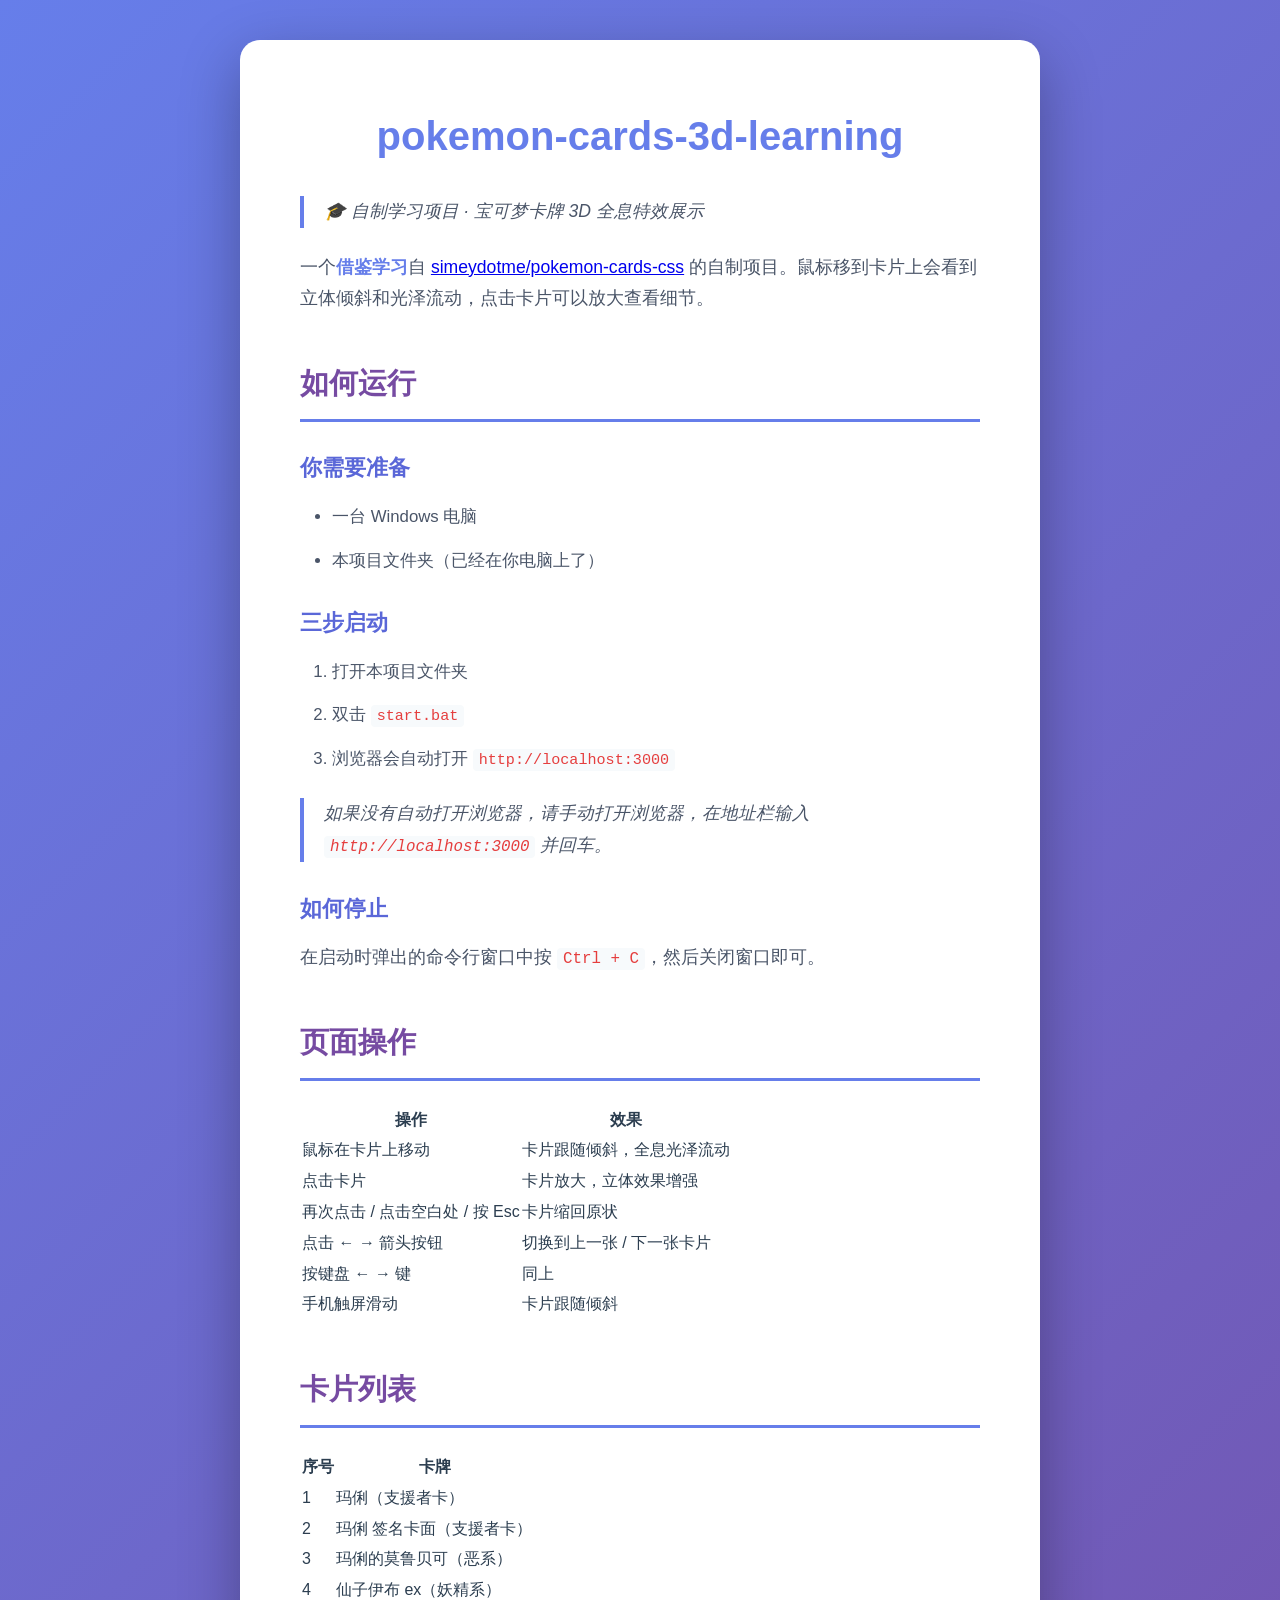
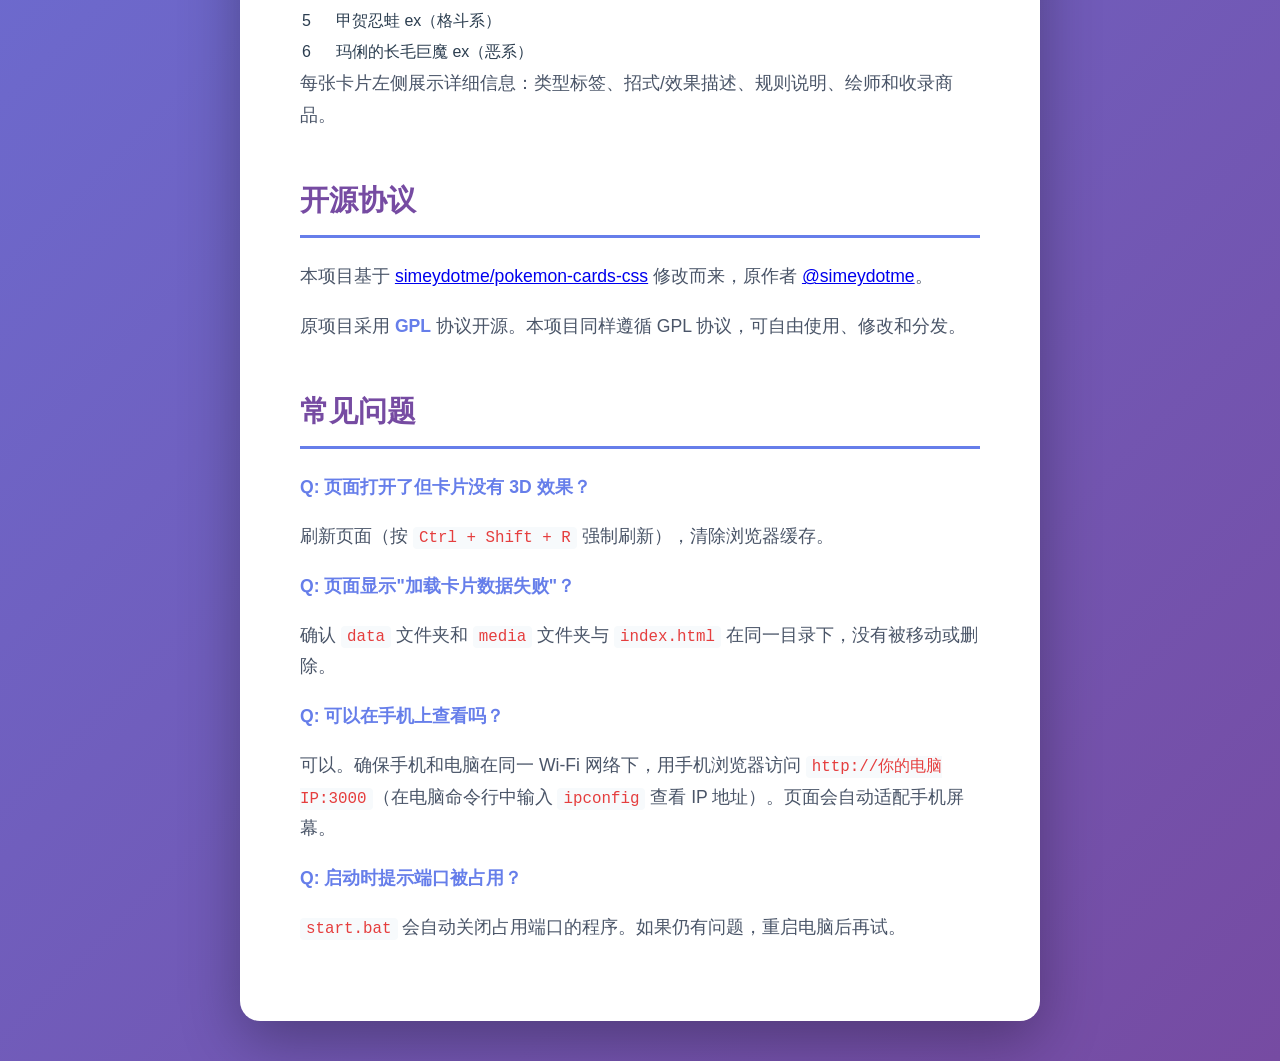
<file: README.html>
<!DOCTYPE html>
<html lang="zh-CN">
<head>
    <meta charset="UTF-8">
    <meta name="viewport" content="width=device-width, initial-scale=1.0">
    <title>PageSkill Output</title>
    <style>
        * {
            margin: 0;
            padding: 0;
            box-sizing: border-box;
        }
        
      body {
        font-family: -apple-system, BlinkMacSystemFont, "Segoe UI", "PingFang SC", sans-serif;
        line-height: 1.8;
        color: #2c3e50;
        background: linear-gradient(135deg, #667eea 0%, #764ba2 100%);
        padding: 40px 20px;
        min-height: 100vh;
      }
      .container {
        max-width: 800px;
        margin: 0 auto;
        background: white;
        border-radius: 20px;
        padding: 60px;
        box-shadow: 0 20px 60px rgba(0,0,0,0.3);
      }
      h1 {
        font-size: 2.5em;
        color: #667eea;
        margin-bottom: 0.5em;
        text-align: center;
        font-weight: 700;
      }
      h2 {
        font-size: 1.8em;
        color: #764ba2;
        margin-top: 1.5em;
        margin-bottom: 0.8em;
        padding-bottom: 0.3em;
        border-bottom: 3px solid #667eea;
        font-weight: 600;
      }
      h3 {
        font-size: 1.4em;
        color: #5a67d8;
        margin-top: 1.2em;
        margin-bottom: 0.6em;
        font-weight: 600;
      }
      p {
        margin-bottom: 1em;
        font-size: 1.1em;
        color: #4a5568;
      }
      ul, ol {
        margin-left: 2em;
        margin-bottom: 1.5em;
      }
      li {
        margin-bottom: 0.8em;
        font-size: 1.05em;
        color: #4a5568;
      }
      strong {
        color: #667eea;
        font-weight: 600;
      }
      hr {
        border: none;
        border-top: 2px dashed #e2e8f0;
        margin: 2em 0;
      }
      code {
        background: #f7fafc;
        padding: 2px 6px;
        border-radius: 4px;
        font-family: 'Monaco', 'Courier New', monospace;
        font-size: 0.9em;
        color: #e53e3e;
      }
      pre {
        background: #2d3748;
        color: #e2e8f0;
        padding: 20px;
        border-radius: 10px;
        overflow-x: auto;
        margin: 1.5em 0;
      }
      pre code {
        background: none;
        color: inherit;
        padding: 0;
      }
      blockquote {
        border-left: 4px solid #667eea;
        padding-left: 20px;
        margin: 1.5em 0;
        color: #718096;
        font-style: italic;
      }
    
    </style>
</head>
<body>
    <div class="container">
        <h1>pokemon-cards-3d-learning</h1>
<blockquote>
<p>🎓 自制学习项目 · 宝可梦卡牌 3D 全息特效展示</p>
</blockquote>
<p>一个<strong>借鉴学习</strong>自 <a href="https://github.com/simeydotme/pokemon-cards-css">simeydotme/pokemon-cards-css</a> 的自制项目。鼠标移到卡片上会看到立体倾斜和光泽流动，点击卡片可以放大查看细节。</p>
<h2>如何运行</h2>
<h3>你需要准备</h3>
<ul>
<li>一台 Windows 电脑</li>
<li>本项目文件夹（已经在你电脑上了）</li>
</ul>
<h3>三步启动</h3>
<ol>
<li>打开本项目文件夹</li>
<li>双击 <code>start.bat</code></li>
<li>浏览器会自动打开 <code>http://localhost:3000</code></li>
</ol>
<blockquote>
<p>如果没有自动打开浏览器，请手动打开浏览器，在地址栏输入 <code>http://localhost:3000</code> 并回车。</p>
</blockquote>
<h3>如何停止</h3>
<p>在启动时弹出的命令行窗口中按 <code>Ctrl + C</code>，然后关闭窗口即可。</p>
<h2>页面操作</h2>
<table>
<thead>
<tr>
<th>操作</th>
<th>效果</th>
</tr>
</thead>
<tbody><tr>
<td>鼠标在卡片上移动</td>
<td>卡片跟随倾斜，全息光泽流动</td>
</tr>
<tr>
<td>点击卡片</td>
<td>卡片放大，立体效果增强</td>
</tr>
<tr>
<td>再次点击 / 点击空白处 / 按 Esc</td>
<td>卡片缩回原状</td>
</tr>
<tr>
<td>点击 ← → 箭头按钮</td>
<td>切换到上一张 / 下一张卡片</td>
</tr>
<tr>
<td>按键盘 ← → 键</td>
<td>同上</td>
</tr>
<tr>
<td>手机触屏滑动</td>
<td>卡片跟随倾斜</td>
</tr>
</tbody></table>
<h2>卡片列表</h2>
<table>
<thead>
<tr>
<th>序号</th>
<th>卡牌</th>
</tr>
</thead>
<tbody><tr>
<td>1</td>
<td>玛俐（支援者卡）</td>
</tr>
<tr>
<td>2</td>
<td>玛俐 签名卡面（支援者卡）</td>
</tr>
<tr>
<td>3</td>
<td>玛俐的莫鲁贝可（恶系）</td>
</tr>
<tr>
<td>4</td>
<td>仙子伊布 ex（妖精系）</td>
</tr>
<tr>
<td>5</td>
<td>甲贺忍蛙 ex（格斗系）</td>
</tr>
<tr>
<td>6</td>
<td>玛俐的长毛巨魔 ex（恶系）</td>
</tr>
</tbody></table>
<p>每张卡片左侧展示详细信息：类型标签、招式/效果描述、规则说明、绘师和收录商品。</p>
<h2>开源协议</h2>
<p>本项目基于 <a href="https://github.com/simeydotme/pokemon-cards-css">simeydotme/pokemon-cards-css</a> 修改而来，原作者 <a href="https://github.com/simeydotme">@simeydotme</a>。</p>
<p>原项目采用 <strong>GPL</strong> 协议开源。本项目同样遵循 GPL 协议，可自由使用、修改和分发。</p>
<h2>常见问题</h2>
<p><strong>Q: 页面打开了但卡片没有 3D 效果？</strong></p>
<p>刷新页面（按 <code>Ctrl + Shift + R</code> 强制刷新），清除浏览器缓存。</p>
<p><strong>Q: 页面显示&quot;加载卡片数据失败&quot;？</strong></p>
<p>确认 <code>data</code> 文件夹和 <code>media</code> 文件夹与 <code>index.html</code> 在同一目录下，没有被移动或删除。</p>
<p><strong>Q: 可以在手机上查看吗？</strong></p>
<p>可以。确保手机和电脑在同一 Wi-Fi 网络下，用手机浏览器访问 <code>http://你的电脑IP:3000</code>（在电脑命令行中输入 <code>ipconfig</code> 查看 IP 地址）。页面会自动适配手机屏幕。</p>
<p><strong>Q: 启动时提示端口被占用？</strong></p>
<p><code>start.bat</code> 会自动关闭占用端口的程序。如果仍有问题，重启电脑后再试。</p>

    </div>
</body>
</html>
</file>
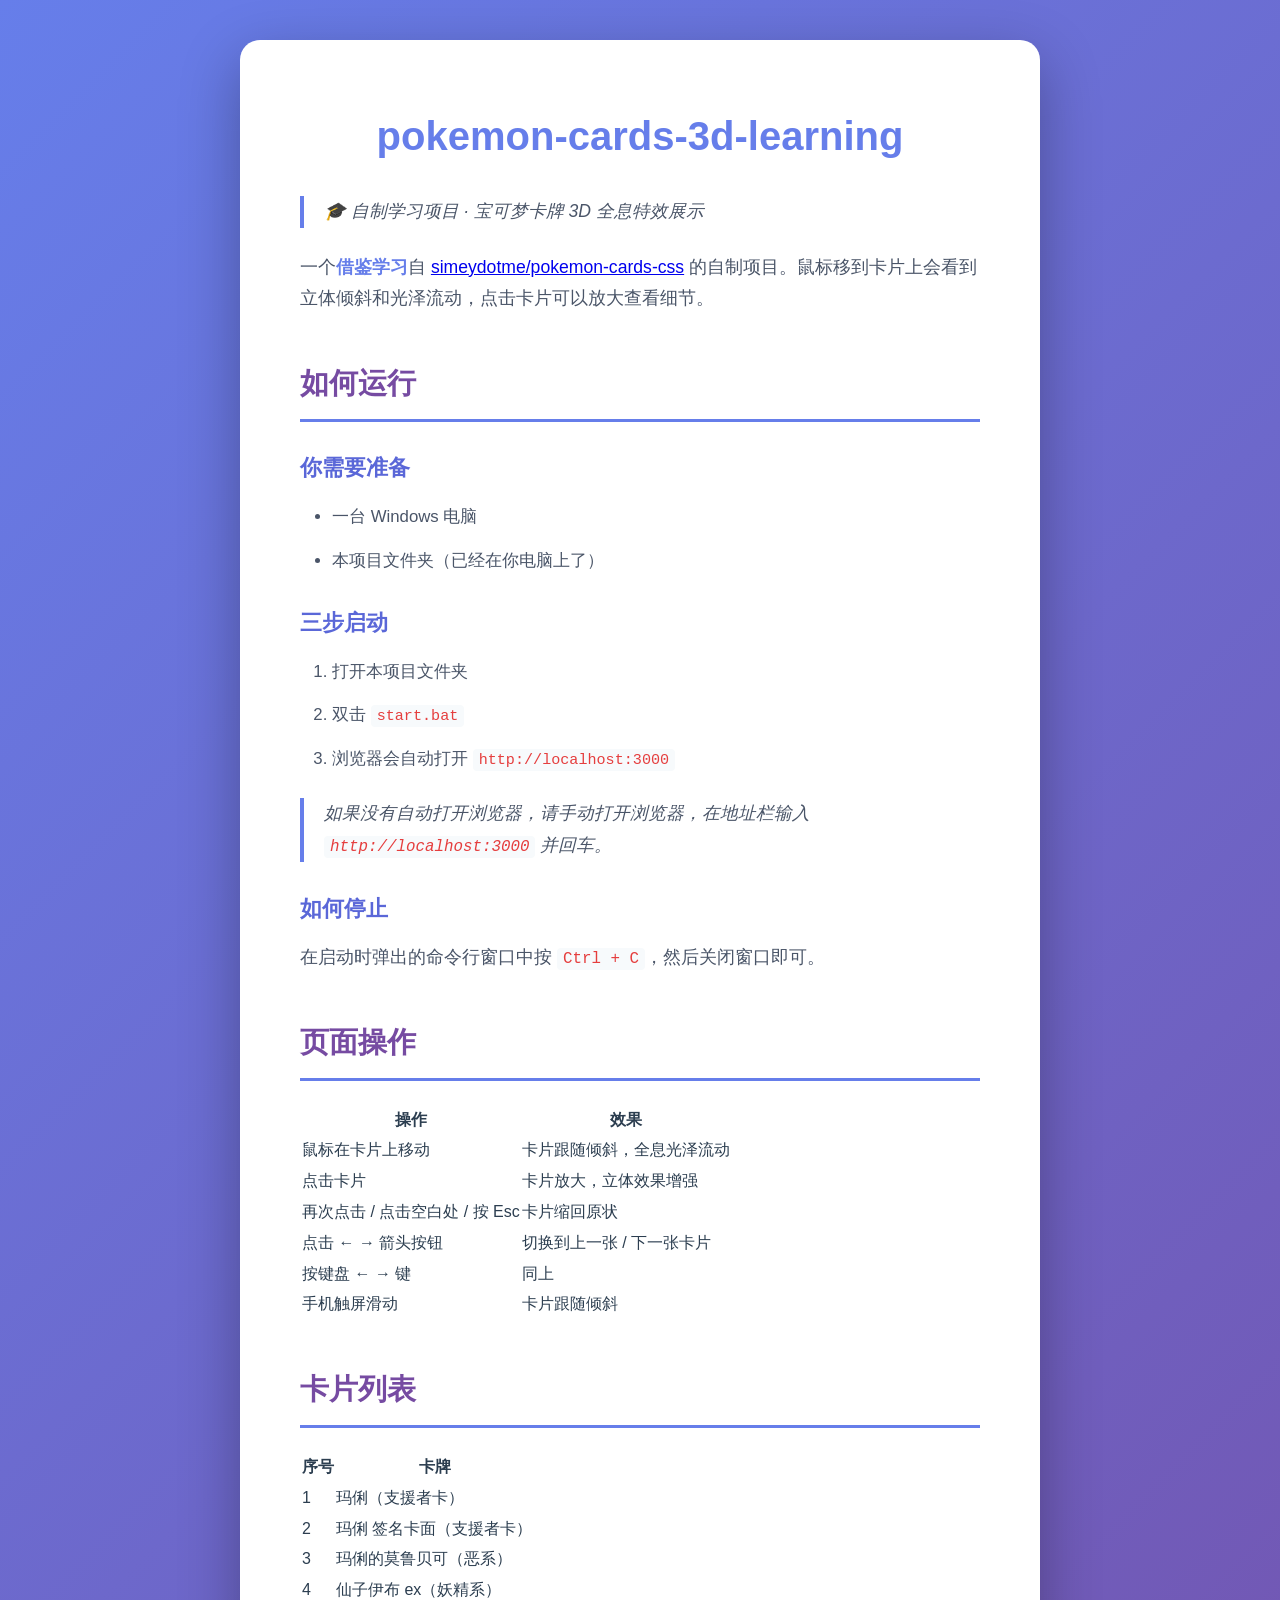
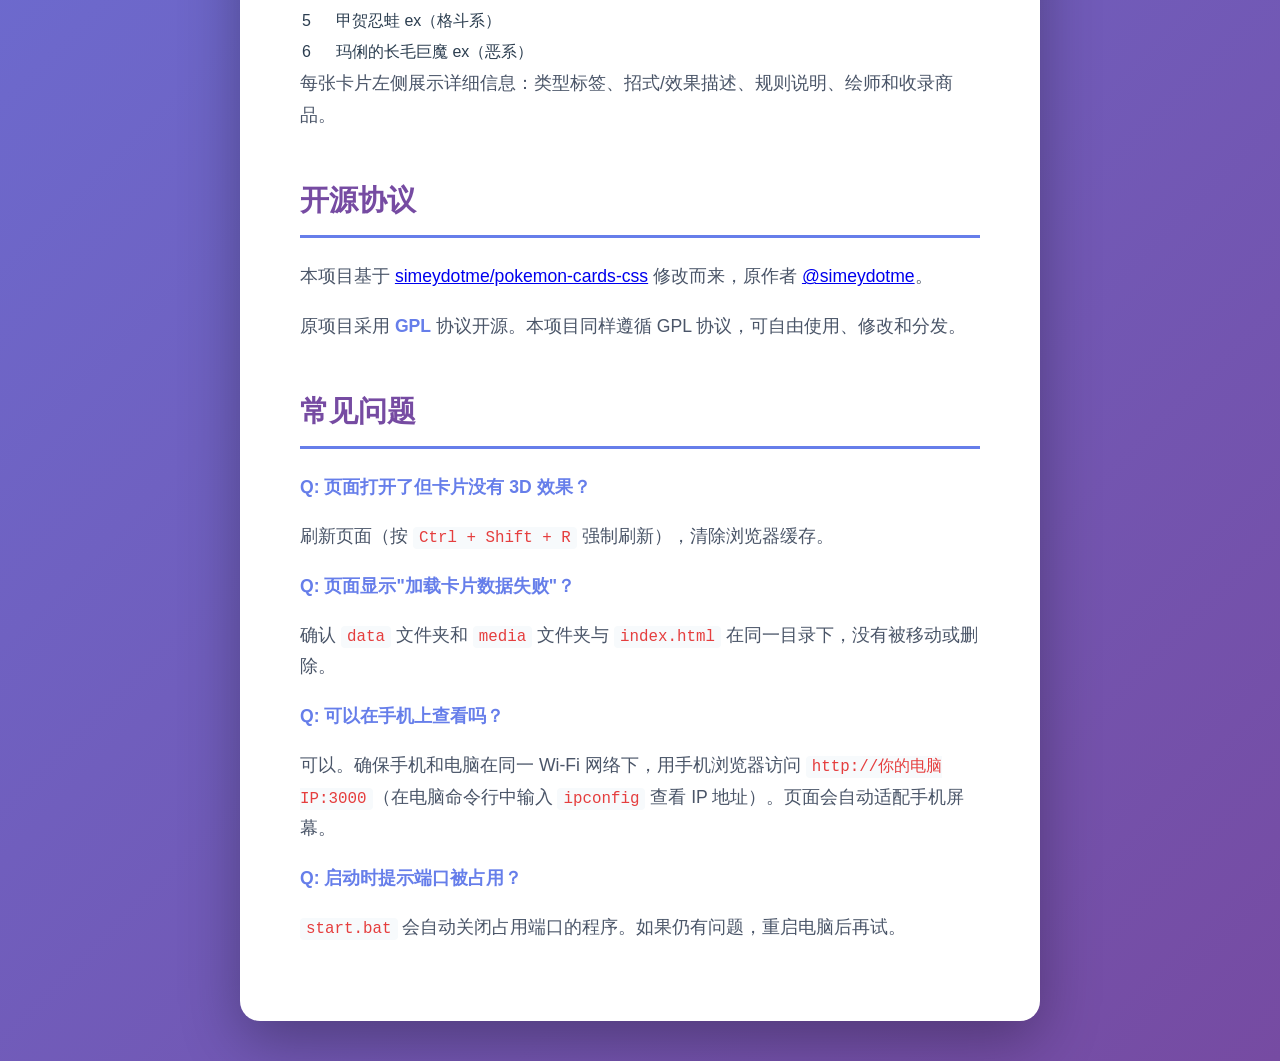
<file: 说明书.html>
<!DOCTYPE html>
<html lang="zh-CN">
<head>
    <meta charset="UTF-8">
    <meta name="viewport" content="width=device-width, initial-scale=1.0">
    <title>PageSkill Output</title>
    <style>
        * {
            margin: 0;
            padding: 0;
            box-sizing: border-box;
        }
        
      body {
        font-family: -apple-system, BlinkMacSystemFont, "Segoe UI", "PingFang SC", sans-serif;
        line-height: 1.8;
        color: #2c3e50;
        background: linear-gradient(135deg, #667eea 0%, #764ba2 100%);
        padding: 40px 20px;
        min-height: 100vh;
      }
      .container {
        max-width: 800px;
        margin: 0 auto;
        background: white;
        border-radius: 20px;
        padding: 60px;
        box-shadow: 0 20px 60px rgba(0,0,0,0.3);
      }
      h1 {
        font-size: 2.5em;
        color: #667eea;
        margin-bottom: 0.5em;
        text-align: center;
        font-weight: 700;
      }
      h2 {
        font-size: 1.8em;
        color: #764ba2;
        margin-top: 1.5em;
        margin-bottom: 0.8em;
        padding-bottom: 0.3em;
        border-bottom: 3px solid #667eea;
        font-weight: 600;
      }
      h3 {
        font-size: 1.4em;
        color: #5a67d8;
        margin-top: 1.2em;
        margin-bottom: 0.6em;
        font-weight: 600;
      }
      p {
        margin-bottom: 1em;
        font-size: 1.1em;
        color: #4a5568;
      }
      ul, ol {
        margin-left: 2em;
        margin-bottom: 1.5em;
      }
      li {
        margin-bottom: 0.8em;
        font-size: 1.05em;
        color: #4a5568;
      }
      strong {
        color: #667eea;
        font-weight: 600;
      }
      hr {
        border: none;
        border-top: 2px dashed #e2e8f0;
        margin: 2em 0;
      }
      code {
        background: #f7fafc;
        padding: 2px 6px;
        border-radius: 4px;
        font-family: 'Monaco', 'Courier New', monospace;
        font-size: 0.9em;
        color: #e53e3e;
      }
      pre {
        background: #2d3748;
        color: #e2e8f0;
        padding: 20px;
        border-radius: 10px;
        overflow-x: auto;
        margin: 1.5em 0;
      }
      pre code {
        background: none;
        color: inherit;
        padding: 0;
      }
      blockquote {
        border-left: 4px solid #667eea;
        padding-left: 20px;
        margin: 1.5em 0;
        color: #718096;
        font-style: italic;
      }
    
    </style>
</head>
<body>
    <div class="container">
        <h1>pokemon-cards-3d-learning</h1>
<blockquote>
<p>🎓 自制学习项目 · 宝可梦卡牌 3D 全息特效展示</p>
</blockquote>
<p>一个<strong>借鉴学习</strong>自 <a href="https://github.com/simeydotme/pokemon-cards-css">simeydotme/pokemon-cards-css</a> 的自制项目。鼠标移到卡片上会看到立体倾斜和光泽流动，点击卡片可以放大查看细节。</p>
<h2>如何运行</h2>
<h3>你需要准备</h3>
<ul>
<li>一台 Windows 电脑</li>
<li>本项目文件夹（已经在你电脑上了）</li>
</ul>
<h3>三步启动</h3>
<ol>
<li>打开本项目文件夹</li>
<li>双击 <code>start.bat</code></li>
<li>浏览器会自动打开 <code>http://localhost:3000</code></li>
</ol>
<blockquote>
<p>如果没有自动打开浏览器，请手动打开浏览器，在地址栏输入 <code>http://localhost:3000</code> 并回车。</p>
</blockquote>
<h3>如何停止</h3>
<p>在启动时弹出的命令行窗口中按 <code>Ctrl + C</code>，然后关闭窗口即可。</p>
<h2>页面操作</h2>
<table>
<thead>
<tr>
<th>操作</th>
<th>效果</th>
</tr>
</thead>
<tbody><tr>
<td>鼠标在卡片上移动</td>
<td>卡片跟随倾斜，全息光泽流动</td>
</tr>
<tr>
<td>点击卡片</td>
<td>卡片放大，立体效果增强</td>
</tr>
<tr>
<td>再次点击 / 点击空白处 / 按 Esc</td>
<td>卡片缩回原状</td>
</tr>
<tr>
<td>点击 ← → 箭头按钮</td>
<td>切换到上一张 / 下一张卡片</td>
</tr>
<tr>
<td>按键盘 ← → 键</td>
<td>同上</td>
</tr>
<tr>
<td>手机触屏滑动</td>
<td>卡片跟随倾斜</td>
</tr>
</tbody></table>
<h2>卡片列表</h2>
<table>
<thead>
<tr>
<th>序号</th>
<th>卡牌</th>
</tr>
</thead>
<tbody><tr>
<td>1</td>
<td>玛俐（支援者卡）</td>
</tr>
<tr>
<td>2</td>
<td>玛俐 签名卡面（支援者卡）</td>
</tr>
<tr>
<td>3</td>
<td>玛俐的莫鲁贝可（恶系）</td>
</tr>
<tr>
<td>4</td>
<td>仙子伊布 ex（妖精系）</td>
</tr>
<tr>
<td>5</td>
<td>甲贺忍蛙 ex（格斗系）</td>
</tr>
<tr>
<td>6</td>
<td>玛俐的长毛巨魔 ex（恶系）</td>
</tr>
</tbody></table>
<p>每张卡片左侧展示详细信息：类型标签、招式/效果描述、规则说明、绘师和收录商品。</p>
<h2>开源协议</h2>
<p>本项目基于 <a href="https://github.com/simeydotme/pokemon-cards-css">simeydotme/pokemon-cards-css</a> 修改而来，原作者 <a href="https://github.com/simeydotme">@simeydotme</a>。</p>
<p>原项目采用 <strong>GPL</strong> 协议开源。本项目同样遵循 GPL 协议，可自由使用、修改和分发。</p>
<h2>常见问题</h2>
<p><strong>Q: 页面打开了但卡片没有 3D 效果？</strong></p>
<p>刷新页面（按 <code>Ctrl + Shift + R</code> 强制刷新），清除浏览器缓存。</p>
<p><strong>Q: 页面显示&quot;加载卡片数据失败&quot;？</strong></p>
<p>确认 <code>data</code> 文件夹和 <code>media</code> 文件夹与 <code>index.html</code> 在同一目录下，没有被移动或删除。</p>
<p><strong>Q: 可以在手机上查看吗？</strong></p>
<p>可以。确保手机和电脑在同一 Wi-Fi 网络下，用手机浏览器访问 <code>http://你的电脑IP:3000</code>（在电脑命令行中输入 <code>ipconfig</code> 查看 IP 地址）。页面会自动适配手机屏幕。</p>
<p><strong>Q: 启动时提示端口被占用？</strong></p>
<p><code>start.bat</code> 会自动关闭占用端口的程序。如果仍有问题，重启电脑后再试。</p>

    </div>
</body>
</html>
</file>
